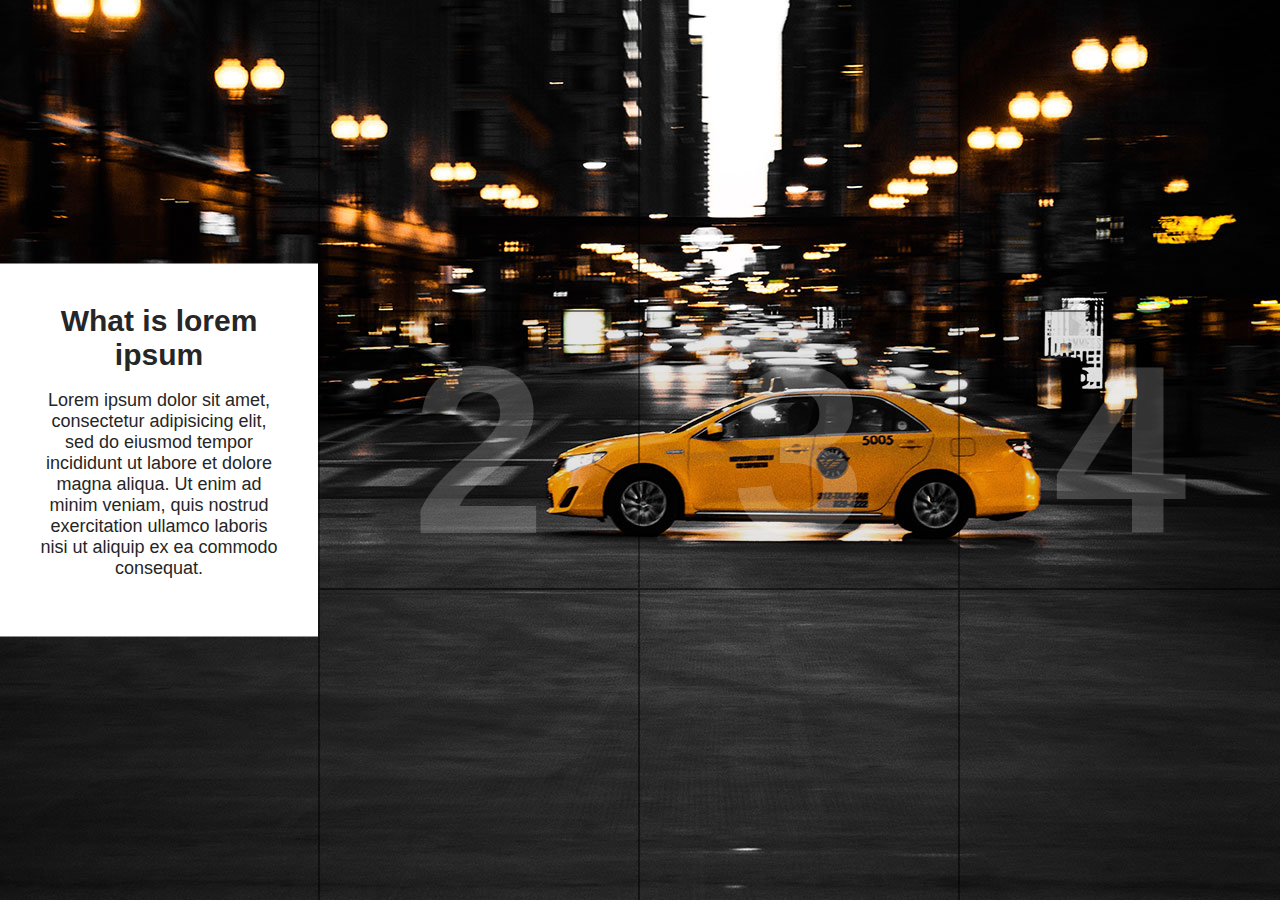
<file: hero/index.html>
<!DOCTYPE html>
<html>
<head>
<title>Hero Section Hover Effects</title>
<link rel="stylesheet" type="text/css" href="style.css">
</head>
<body>
	<div class="container">
		<div class="column active">
			<div class="content">
				<h1>1</h1>
				<div class="box">
					<h2>What is lorem ipsum</h2>
					<p>Lorem ipsum dolor sit amet, consectetur adipisicing elit, sed do eiusmod
					tempor incididunt ut labore et dolore magna aliqua. Ut enim ad minim veniam,
					quis nostrud exercitation ullamco laboris nisi ut aliquip ex ea commodo
					consequat.</p>
				</div>
			</div>
			<div class="bg bg1"></div>
		</div>
		<div class="column">
			<div class="content">
				<h1>2</h1>
				<div class="box">
					<h2>What is lorem ipsum</h2>
					<p>Lorem ipsum dolor sit amet, consectetur adipisicing elit, sed do eiusmod
					tempor incididunt ut labore et dolore magna aliqua. Ut enim ad minim veniam,
					quis nostrud exercitation ullamco laboris nisi ut aliquip ex ea commodo
					consequat.</p>
				</div>
			</div>
			<div class="bg bg2"></div>
		</div>
		<div class="column">
			<div class="content">
				<h1>3</h1>
				<div class="box">
					<h2>What is lorem ipsum</h2>
					<p>Lorem ipsum dolor sit amet, consectetur adipisicing elit, sed do eiusmod
					tempor incididunt ut labore et dolore magna aliqua. Ut enim ad minim veniam,
					quis nostrud exercitation ullamco laboris nisi ut aliquip ex ea commodo
					consequat.</p>
				</div>
			</div>
			<div class="bg bg3"></div>
		</div>
		<div class="column">
			<div class="content">
				<h1>4</h1>
				<div class="box">
					<h2>What is lorem ipsum</h2>
					<p>Lorem ipsum dolor sit amet, consectetur adipisicing elit, sed do eiusmod
					tempor incididunt ut labore et dolore magna aliqua. Ut enim ad minim veniam,
					quis nostrud exercitation ullamco laboris nisi ut aliquip ex ea commodo
					consequat.</p>
				</div>
			</div>
			<div class="bg bg4"></div>
		</div>
	</div>
	<script src="https://code.jquery.com/jquery-3.3.1.js"></script>
	<script type="text/javascript">
		$(document).on('mouseover', '.container .column', function(){
			$(this).addClass('active').siblings().removeClass('active')
		})
	</script>
</body>
</html>
</file>
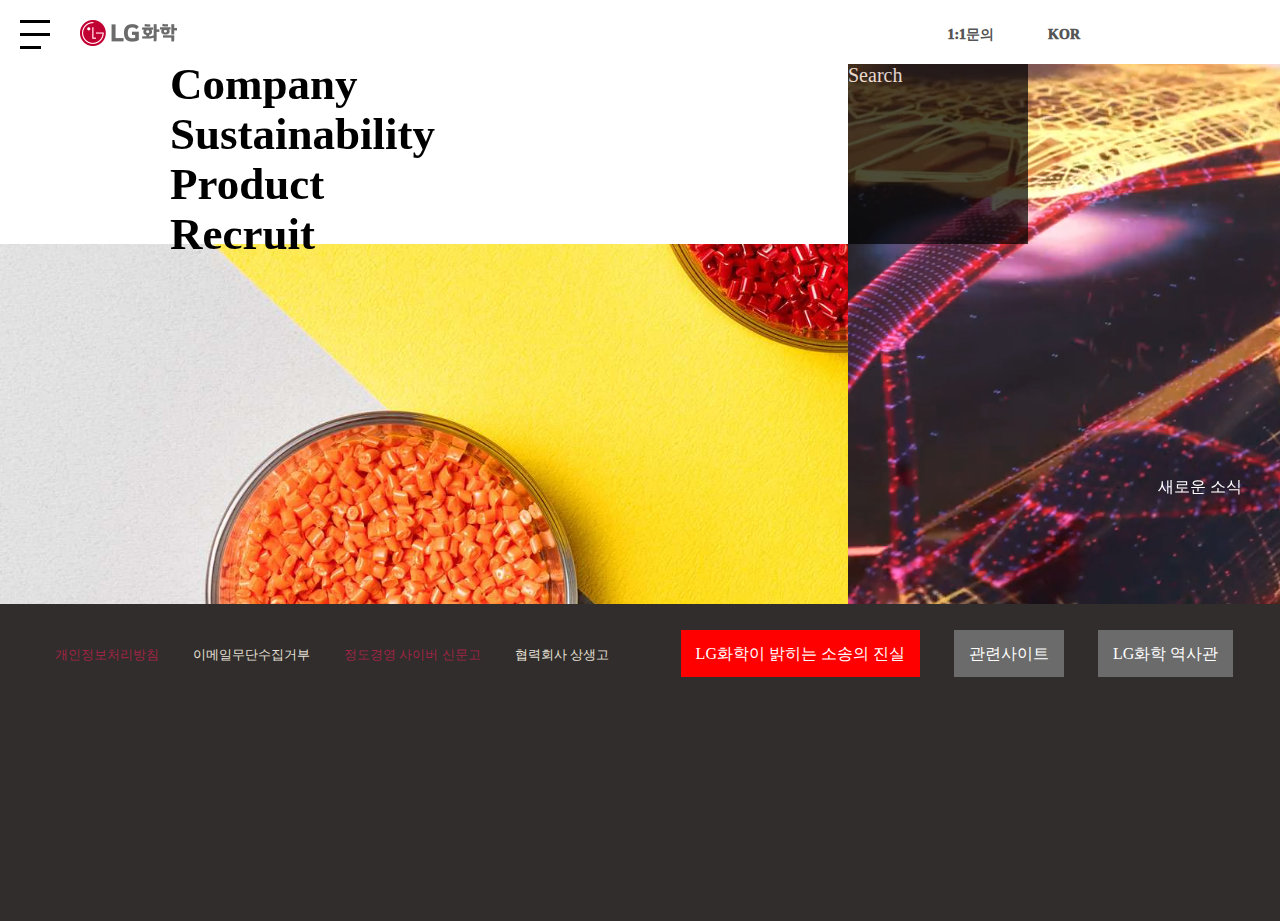
<file: lg/index.html>
<!DOCTYPE html>
<html lang="en">

<head>
    <meta charset="UTF-8">
    <meta name="viewport" content="width=device-width, initial-scale=1.0">
    <meta http-equiv="X-UA-Compatible" content="ie=edge">
    <title>LG화학</title>
    <link rel="stylesheet" href="css/style.css">
</head>

<body>
    <header>
        <div id="header_wrap">
            <div id="logo">
                <a href="#"><img src="images/logo_t.png" alt="logo"></a>
            </div>
            <div id="top_nav">
                <ul>
                    <li><a href="#">1:1문의</a></li>
                    <li><a href="#">KOR</a>
                        <ul class="lnb">
                            <li><a href="#">중국어</a></li>
                            <li><a href="#">일본어</a></li>
                            <li><a href="#">영어</a></li>
                            <li><a href="#">불어</a></li>
                        </ul>
                    </li>
                </ul>
                <button id="burger">
                    <div class="top_bar">
                        <div></div>
                    </div>
                    <div class="mid_bar">
                        <div></div>
                    </div>
                    <div class="bot_bar">
                        <div></div>
                    </div>
                </button>
            </div>
        </div>
    </header>
    <div id="section_wrap">
        <section id="main_nav">
            <ul id="gnb">
                <li><a href="#">company</a></li>
                <li><a href="#">sustainability</a></li>
                <li><a href="#">product</a></li>
                <li><a href="#">recruit</a></li>
            </ul>
        </section>
        <section id="main_slide">
            <div id="slideList">
                <img src="images/slide2.jpg" alt="">
                <img src="images/slide3.jpg" alt="">
                <img src="images/slide4.jpg" alt="">
                <img src="images/slide5.jpg" alt="">
            </div>
        </section>
        <div id="depth2_Wrap">
            <div id="depth2_1">
                <ul id="lnb">
                    <li><a href="#">기업정보</a></li>
                    <li><a href="#">투자정보</a></li>
                    <li><a href="#">R&B</a></li>
                    <li><a href="#">홍보센터</a></li>
                </ul>
            </div>
            <div id="depth2_2">
                <ul id="lnb2">
                    <li><a href="#">지속가능경영</a></li>
                    <li><a href="#">안전보건환경</a></li>
                    <li><a href="#">기후변화대응</a></li>
                    <li><a href="#">공급망</a></li>
                    <li><a href="#">인권경영</a></li>
                    <li><a href="#">사회공헌</a></li>
                    <li><a href="#">준법경영</a></li>
                </ul>
            </div>
            <div id="depth2_3">
                <ul id="lnb3">
                    <li><a href="#">석유화학</a></li>
                    <li><a href="#">전지</a></li>
                    <li><a href="#">첨단소재</a></li>
                    <li><a href="#">생명과학</a></li>
                </ul>
            </div>
            <div id="depth2_4">
                <ul id="lnb4">
                    <li><a href="#">인재상</a></li>
                    <li><a href="#">인사제도</a></li>
                    <li><a href="#">지원가이드</a></li>
                    <li><a href="#">채용공고</a></li>
                </ul>
            </div>
        </div>
        <div class="section_right">
            <div class="more">
                새로운 소식
                <span class="circle"></span>
            </div>
            <div class="video">
                <video autoplay loop muted>
                    <source src="video/move1.mp4" type="video/mp4">
                </video>
                <video autoplay loop muted>
                    <source src="video/move2.mp4" type="video/mp4">
                </video>
                <video autoplay loop muted>
                    <source src="video/move3.mp4" type="video/mp4">
                </video>
                <video autoplay loop muted>
                    <source src="video/move4.mp4" type="video/mp4">
                </video>
                <div id="search">
                    <a href="#">search</a>
                </div>
            </div>
        </div>
    </div>
    </div>
    <footer id="footer">
        <div id="ftnav">
            <ul>
                <li class="ftnavred"><a href="#">개인정보처리방침</a></li>
                <li class="ftnavwhi"><a href="#">이메일무단수집거부</a></li>
                <li class="ftnavred"><a href="#">정도경영 사이버 신문고</a></li>
                <li class="ftnavwhi"><a href="#">협력회사 상생고</a></li>
            </ul>
        </div>
        <div id="ftside">
            <ul>
                <li class="ftside_red"><a href="#">LG화학이 밝히는 소송의 진실</a></li>
                <li class="ftside_gray"><a href="#">관련사이트</a></li>
                <li class="ftside_gray"><a href="#">LG화학 역사관</a></li>
            </ul>
        </div>
    </footer>
    <script src="script/jquery-1.12.4.min.js"></script>
    <script src="script/main.js"></script>
    <script src="script/gsap.min.js"></script>
</body>

</html>
</file>
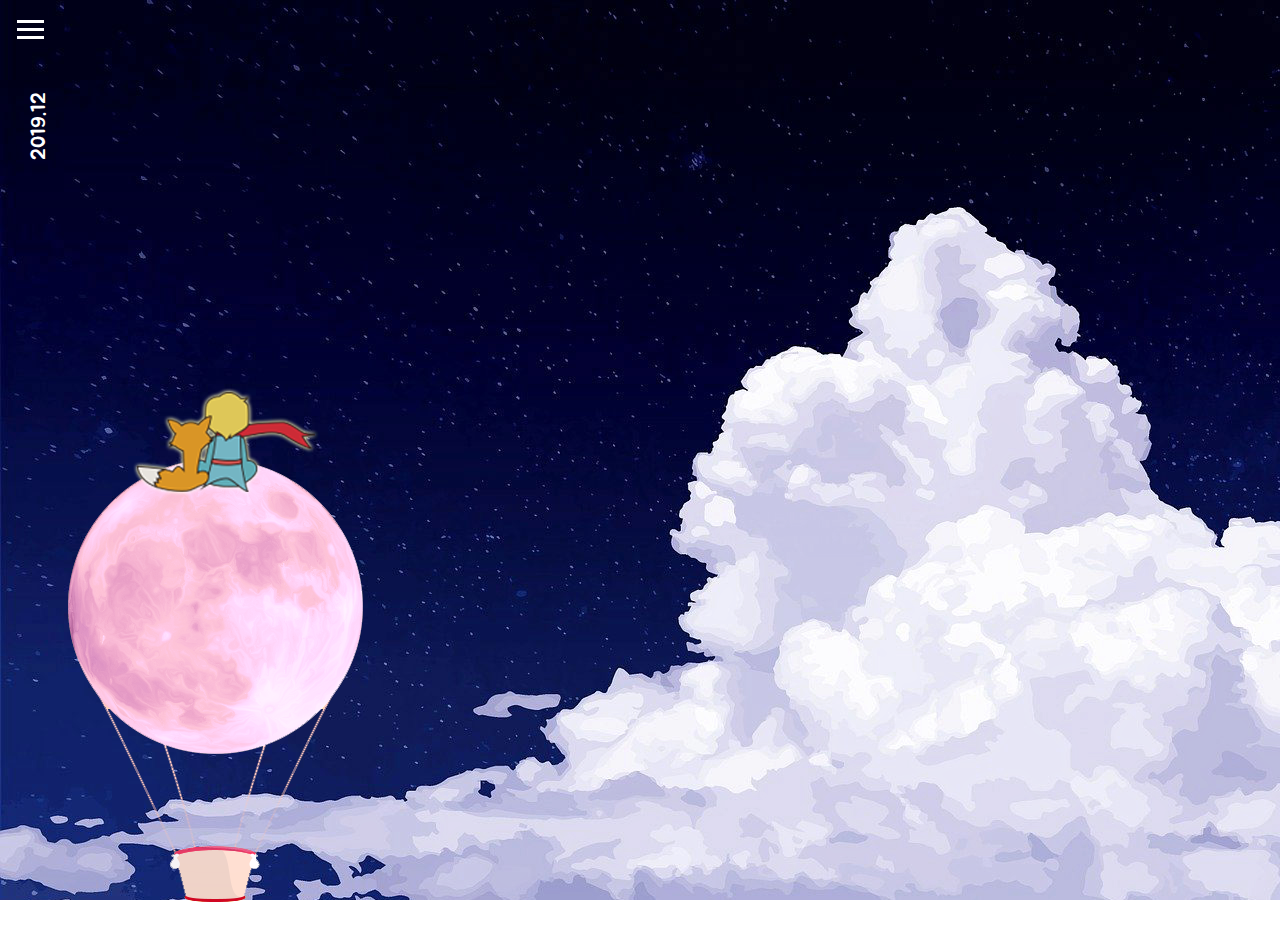
<file: pfmoon/index.html>
<!DOCTYPE html>
<html lang="en">

<head>
  <meta charset="UTF-8">
  <meta name="viewport" content="width=device-width, initial-scale=1.0">
  <meta http-equiv="X-UA-Compatible" content="ie=edge">
  <title>WebDesignerPDG</title>
  <link href="https://fonts.googleapis.com/css?family=Jua|Nanum+Gothic|Lobster&display=swap" rel="stylesheet">
  <link rel="stylesheet" href="css/bootstrap.css">
  <link rel="stylesheet" href="css/style.css">
  <link rel="stylesheet" href="slide/style.css">
  <link rel="shortcut icon" href="images/fvc.png">

</head>

<body>
  <div id="cloud">
    <img src="images/cloud3.png" alt="">
  </div>
  <div id="backbt">
    <img src="images/back-bt.png" alt="">
  </div>
  <div class="slider-container">
    <div class="slider-control left inactive"></div>
    <div class="slider-control right"></div>
    <ul class="slider-pagi"></ul>
    <div class="slider">
      <div class="slide slide-0 active">
        <div class="slide__bg"></div>
        <div class="slide__content">
          <svg class="slide__overlay" viewBox="0 0 720 405" preserveAspectRatio="xMaxYMax slice">
            <path class="slide__overlay-path" d="M0,0 150,0 500,405 0,405" />
          </svg>
          <div class="slide__text">
            <h2 class="slide__text-heading">LG화학</h2>
            <p class="slide__text-desc">Lorem ipsum dolor sit amet, consectetur adipisicing elit. Distinctio veniam
              minus illo debitis nihil animi facere, doloremque voluptate tempore quia. Lorem ipsum dolor sit amet,
              consectetur adipisicing elit. Distinctio veniam minus illo debitis nihil animi facere, doloremque
              voluptate tempore quia.</p>
            <a class="slide__text-link" href="http://parkdonggyu.pe.kr/clone_lg/">Project link</a>
          </div>
        </div>
      </div>
      <div class="slide slide-1 ">
        <div class="slide__bg"></div>
        <div class="slide__content">
          <svg class="slide__overlay" viewBox="0 0 720 405" preserveAspectRatio="xMaxYMax slice">
            <path class="slide__overlay-path" d="M0,0 150,0 500,405 0,405" />
          </svg>
          <div class="slide__text">
            <h2 class="slide__text-heading">Project name 2</h2>
            <p class="slide__text-desc">Lorem ipsum dolor sit amet, consectetur adipisicing elit. Distinctio veniam
              minus illo debitis nihil animi facere, doloremque voluptate tempore quia. Lorem ipsum dolor sit amet,
              consectetur adipisicing elit. Distinctio veniam minus illo debitis nihil animi facere, doloremque
              voluptate tempore quia.</p>
            <a class="slide__text-link">Project link</a>
          </div>
        </div>
      </div>
      <div class="slide slide-2">
        <div class="slide__bg"></div>
        <div class="slide__content">
          <svg class="slide__overlay" viewBox="0 0 720 405" preserveAspectRatio="xMaxYMax slice">
            <path class="slide__overlay-path" d="M0,0 150,0 500,405 0,405" />
          </svg>
          <div class="slide__text">
            <h2 class="slide__text-heading">Project name 3</h2>
            <p class="slide__text-desc">Lorem ipsum dolor sit amet, consectetur adipisicing elit. Distinctio veniam
              minus illo debitis nihil animi facere, doloremque voluptate tempore quia. Lorem ipsum dolor sit amet,
              consectetur adipisicing elit. Distinctio veniam minus illo debitis nihil animi facere, doloremque
              voluptate tempore quia.</p>
            <a class="slide__text-link">Project link</a>
          </div>
        </div>
      </div>
      <div class="slide slide-3">
        <div class="slide__bg"></div>
        <div class="slide__content">
          <svg class="slide__overlay" viewBox="0 0 720 405" preserveAspectRatio="xMaxYMax slice">
            <path class="slide__overlay-path" d="M0,0 150,0 500,405 0,405" />
          </svg>
          <div class="slide__text">
            <h2 class="slide__text-heading">Project name 4</h2>
            <p class="slide__text-desc">Lorem ipsum dolor sit amet, consectetur adipisicing elit. Distinctio veniam
              minus illo debitis nihil animi facere, doloremque voluptate tempore quia. Lorem ipsum dolor sit amet,
              consectetur adipisicing elit. Distinctio veniam minus illo debitis nihil animi facere, doloremque
              voluptate tempore quia.</p>
            <a class="slide__text-link">Project link</a>
          </div>
        </div>
      </div>
    </div>
  </div>
  <header>

    <!-- ----------------------------버거 누르면 나오는 메뉴 영역------------ -->
    <div id="allMenu">
      <ul>
        <li><a href="#">소개</a>
        <li><a href="#">웹포트폴리오</a>
        <li><a href="#">디자인포트폴리오</a>
      </ul>
      <div id="cont1_wrap">
        <div id="cont1">
          <img src="images/logo2.png" alt="">
          <img src="images/parkdonggyu.png" width="250" height="250" alt="">
          <p>이어서,</p>
          <a href="#"><img src="images/icon1.png" width="55" height="50" alt=""></a>
        </div>
        <div id="cont1_1">
          <p>박동규</p>
          <p>1994 . 06 . 25</p>
          <p>목포 덕인고등학교 졸업</p>
          <p>광주대학교 경영학과 전공</p>
          <p>광주대학교 심리학과 부전공</p>
          <p>웹디자인기능사 과정 진행중</p>
        </div>
        <div id="cont1_2">
          <h2>이런걸 좀 합니다</h2>
          <img src="images/photoshop.png" width="50" height="50" alt="">
          <img src="images/illustrator.png" width="50" height="50" alt="">
          <img src="images/html.png" width="50" height="50" alt="">
          <img src="images/css.png" width="50" height="50" alt="">
          <img src="images/jquery-01.png" width="50" height="55" alt="">
          <p>그리고,</p>
          <img src="images/powerpoint.png" width="50" height="50" alt="">
          <img src="images/excel.png" width="50" height="50" alt="">
          <img src="images/word.png" width="50" height="50" alt="">
          <p>이어서,</p>
          <a href="#"><img src="images/icon1.png" width="55" height="50" alt=""></a>
        </div>
        <div id="cont1_3">
          <p>연락처 : 010-9060-7789</p>
          <p>e-mail : djqjqjfu@Naver.com</p>
          <p>INSTAGRAM</p>
          <a href="https://www.instagram.com/wkftodrlsqkrehdrb"><img src="images/icon_instagram_mint.png" width="40" height="40" alt=""></a>
          <p>ID:WKFTODRLSQKREHDRB</p>
          <p>이어서,</p>
          <a href="#"><img src="images/icon1.png" width="55" height="50" alt=""></a>
        </div>
        <div id="cont1_4">
          <img src="images/logo4.png" alt="">
          <a href="#">마침.</a>
        </div>
      </div>
      <div id="cont3">
        <iframe src="http://parkdonggyu.pe.kr/Design" frameborder="0"></iframe>
      </div>
      <div id="moon">
        <img src="images/moon1.png" width="300" height="300" alt="">
      </div>
    </div>
    <div id="year">
      <h2>
        2019.12
      </h2>
    </div>
    <div id="moon2">
      <img src="images/moon_4.png" alt="">
    </div>
  </header>
  <div id="burger">
    <div class="top_bar"></div>
    <div class="mid_bar"></div>
    <div class="bot_bar"></div>
  </div>
  <script src="script/jquery-1.12.4.min.js"></script>
  <script src="https://code.jquery.com/jquery-3.4.1.min.js"></script>
  <script src="script/script.js"></script>
  <script src="script/slide.js"></script>
</body>

</html>
</file>
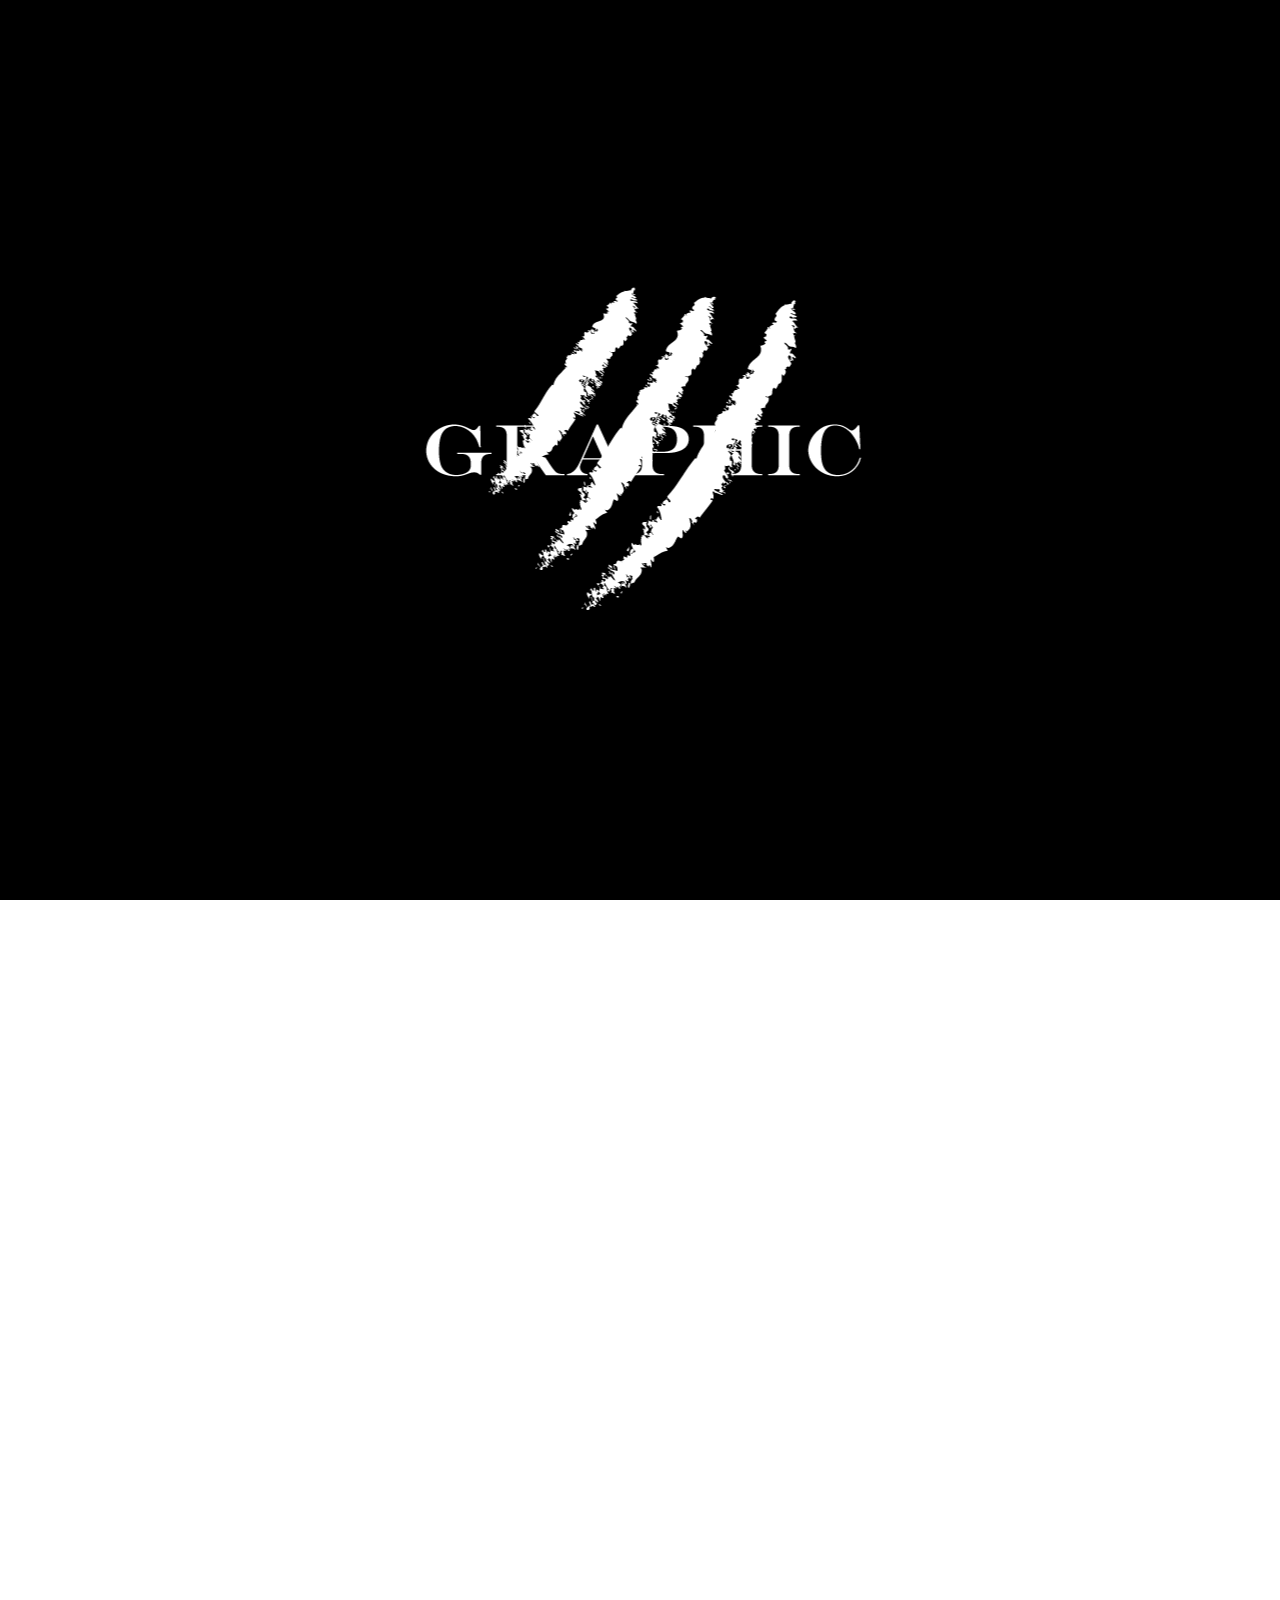
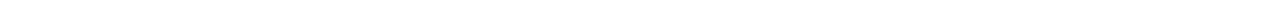
<file: graphic.html>
<!DOCTYPE html>
<html lang="en">
<head>
    <meta charset="UTF-8">
    <meta name="viewport" content="width=device-width, initial-scale=1.0">
    <meta http-equiv="X-UA-Compatible" content="ie=edge">
    <title>GRAPHIC</title>
    <link rel="shortcut icon" href="images/favi.png" type="image/x-icon">
    <link rel="stylesheet" href="css/graphic.css">
</head>
<body>
    <div id="wrapper">
        <div id="start">
            <img src="images/graphic.png" alt="">
            <img src="images/pen2.png" alt="">
        </div>
        <header id="header" class="clearfix">
            <div id="header_nav">
                <p>―</p>
                <p>GRAPHIC</p>
            </div>
            <div id="back">
                <a href="index.html"><img src="images/back.png" alt=""></a>
            </div>
        </header>
        <section id="section">
            <div id="intro">
                <h1>THIS IS PARKDONGGYU'S GRAPHIC PORTFOLIO.</h1>
                <h1>WE EXPRESSED VARIOUS DESIGNS</h1>
                <h1>IN VARIOUS WAYS.</h1>
            </div>
            <div id="pen">
                <img src="images/pen.png" alt="">
            </div>
            <div id="graphic_Img">
                <ul>
                    <li class="img1"><a href="#"><img src="images/domino.png" alt="dummy"></a>
                        <div id="img1_cont">
                            <p>도미노 로고 제작</p>
                        </div>
                    </li>
                    <li class="img2"><a href="#"><img src="images/dhc.png" alt="dummy"></a>
                        <div id="img2_cont">
                            <p>DHC 로고 제작</p>
                        </div>
                    </li>
                    <li class="img3"><a href="#"><img src="images/photo1.jpg" width="250" height="500" alt="dummy"></a>
                        <div id="img3_cont">
                            <p>수묵화</p>
                        </div>
                    </li>
                    <li class="img4"><a href="#"><img src="images/nike.png"  alt="dummy"></a>
                        <div id="img4_cont">
                            <p>NIKE 로고 제작</p>
                        </div>
                    </li>
                    <li class="img5"><a href="#"><img src="images/photo5.jpg" width="250" height="500" alt="dummy"></a>
                        <div id="img5_cont">
                            <p>사람</p>
                        </div>
                    </li>
                    <li class="img6"><a href="#"><img src="images/mcdonalds.png" alt="dummy"></a>
                        <div id="img6_cont">
                            <p>MCDONALDS 로고 제작</p>
                        </div>
                    </li>           
                </ul>
            </div>
        </section>
        <script src="js/jquery-1.12.4.min.js"></script>
        <script src="js/graphic.js"></script>
</body>
</html>
</file>
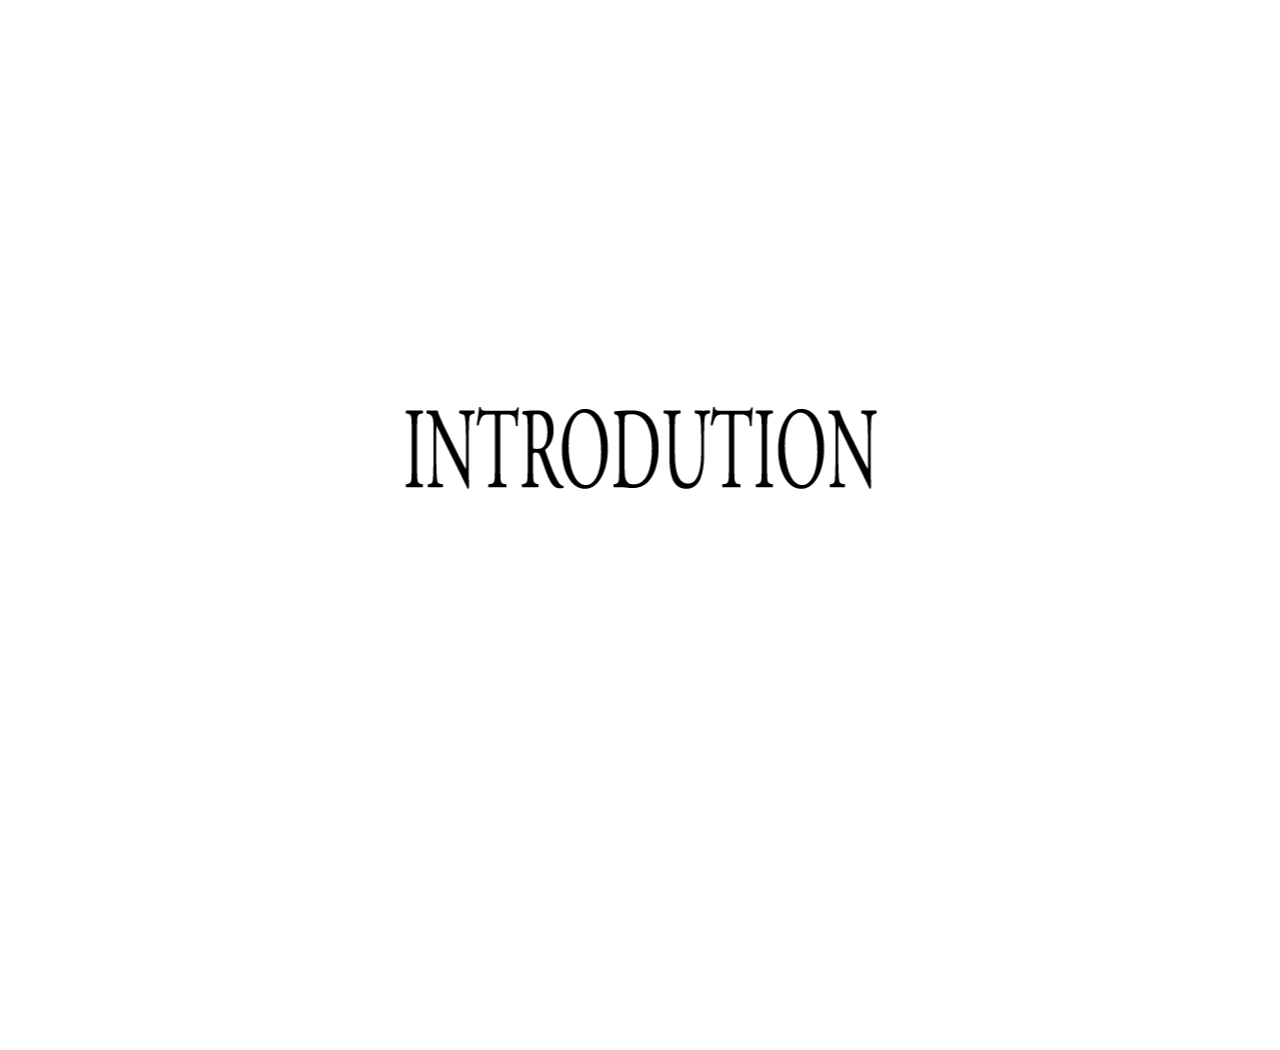
<file: introdution.html>
<!DOCTYPE html>
<html lang="en">

<head>
    <meta charset="UTF-8">
    <meta name="viewport" content="width=device-width, initial-scale=1.0">
    <meta http-equiv="X-UA-Compatible" content="ie=edge">
    <title>Introdution</title>
    <link rel="shortcut icon" href="images/favi.png" type="image/x-icon">
    <link href="https://fonts.googleapis.com/css?family=Rajdhani&display=swap" rel="stylesheet">
    <link rel="stylesheet" href="css/introdution.css">
</head>

<body>
    <div id="wrapper">
        <div id="start">
            <img src="images/intro.png" alt="">
        </div>
        <header id="header" class="clearfix">
            <div id="header_nav">
                <p>―</p>
                <p>Introdution</p>
            </div>
            <div id="back">
                <a href="index.html"><img src="images/back.png" alt=""></a>
            </div>
        </header>
        <section id="section">
            <div id="intro">
                <h1>THAT MAKES YOUR DREAMS COME TRUE</h1>
                <h1>MY NAME IS PARK DONG GYU,</h1>
                <h1>A WEB DESIGNER.</h1>
            </div>
            <div id="img">
                <img src="images/parkdonggyu.jpg" width="400" height="400" alt="">
            </div>
            <div id="section_cont">
                <p>안녕하세요</p>
                <p>웹디자이너 박동규 입니다.</p>
                <p>12 / 02 -</p>
                <p>목포덕인고등학교 졸업</p>
                <p>19 / 02 -</p>
                <p>광주대학교 경영학과 졸업</p>
                <p>19 / 02 -</p>
                <p>광주대학교 심리학과 부전공</p>
                <p>19 / 09 -</p>
                <p>한울직업전문학교</p>
                <p>과정평가형 웹디자인기능사 과정 진행중</p>
            </div>
        </section>
        <footer></footer>
    </div>
    <script src="js/jquery-1.12.4.min.js"></script>
    <script src="js/intro.js"></script>
</body>
</html>
</file>
<file: hero/style.css>
body
{
	margin: 0;
	padding: 0;
	font-family: sans-serif;
	/*background: #000;*/
}
.container
{
	width: 100%;
	height: 100vh;
	overflow: hidden;
}
.container .column
{
	width: 25%;
	height: 100%;
	float: left;
	border-right: 2px solid rgba(0,0,0,.5);
	box-sizing: border-box;
	z-index: 1;
}
.container .column:last-child
{
	border-right: none;
}
.container .column .content
{
	position: relative;
	height: 100%;
}
.container .column .content h1
{
	position: absolute;
	top: 50%;
	transform: translateY(-50%);
	width: 100%;
	background: rgba(0,0,0,.1);
	text-align: center;
	margin: 0;
	padding: 0;
	color: rgba(255,255,255,.2);
	font-size: 15em;
	border-top: 2px solid rgba(0,0,0,.5);
	border-bottom: 2px solid rgba(0,0,0,.5);
}
.container .column .content .box
{
	position: absolute;
	top: 50%;
	transform: translateY(100%);
	box-sizing: border-box;
	padding: 40px;
	background: rgba(255,255,255,1);
	text-align: center;
	transition: 0.5s;
	opacity: 0;
}
.container .column.active .content .box
{
	opacity: 1;
	transform: translateY(-50%);
}
.container .column .content .box h2
{
	margin: 0;
	padding: 0;
	font-size: 30px;
	color: #262626;
}
.container .column .content .box p
{
	color: #262626;
	font-size: 18px;
}
.container .column .bg
{
	position: absolute;
	top: 0;
	left: 0;
	width: 100%;
	height: 100%;
	pointer-events: none;
	z-index: -1;
}
.container .column.active .bg.bg1
{
	background: url(bg1.jpg);
	background-size: cover;
	background-attachment: fixed;
	background-position: center;
	transition: 0.5s
}
.container .column.active .bg.bg2
{
	background: url(bg2.jpg);
	background-size: cover;
	background-attachment: fixed;
	background-position: center;
	transition: 0.5s
}
.container .column.active .bg.bg3
{
	background: url(bg3.jpg);
	background-size: cover;
	background-attachment: fixed;
	background-position: center;
	transition: 0.5s
}
.container .column.active .bg.bg4
{
	background: url(bg4.jpg);
	background-size: cover;
	background-attachment: fixed;
	background-position: center;
	transition: 0.5s
}
</file>
<file: lg/css/style.css>
*{
    margin: 0;padding: 0;
}
li{
    list-style:none;
}

a{
    text-decoration: none;
    color: #555;
}
html{
    width: 100%;
}
body{
    width:100%;
}

#burger {
    width:30px;
    height:20px;
    position:fixed;
    top:20px;
    left:20px;
    background: none;
    border:0;
    float: right;
}
.top_bar {background:#000; width:100%; height:3px;}
.mid_bar {background:#000; width:100%; height:3px; margin:10px 0;}
.bot_bar {background:#000; width:70%; height:3px;}


#header_wrap{
    width: 100%;
    height: 64px;
}
#logo{
    width: 92px;
    float:left;
    margin:20px 0 0 80px;
}
#top_nav{
    float:right;
    margin: 25px 150px 0 0;
}
#top_nav li{
    display: inline-block;
    padding: 0 50px 0 0;
    font-size: 14px;
    font-weight: 1000;
    position: relative;
}
#top_nav li a:hover{
    border-bottom:3px solid red;
}
#top_nav ul.lnb li{
    width: 100%;
    text-align: center;
    /* padding: 10px 0 0 0; */
}
.lnb{
    position: absolute;
    z-index: 300;
    left: -50px;
    background: #fff;
    display: none;
}
.lnb li{
    margin: 20px 0 10px 0;
}
.gnb li{
    overflow: hidden;
}
/*============================= 메인영역========================= */

#section_wrap{
    width: 100%;
    height: 540px;
    position: relative;
    /* float: left; */
}

#main_nav{
    width: 500px;
    height: 200px;
    position: absolute;
    top: 0px;
    left: 170px;
    z-index: 555;
}
#main_nav li{
    text-transform:capitalize;
    line-height: 40px;
    overflow:hidden;
}
#main_nav li a{
    font-size: 45px;
    font-weight: 700;
    color: black;
    position: relative;
}
#main_nav li a:hover{
    color:#a50034;
}
#depth2_Wrap{
}
#depth2_1{
    width: 55%;
    height: 200px;
    position: absolute;
    top: 180px;
    left: 250px;
    background: #fff;
    display: none;
}
#depth2_1 li{
    padding:0 0 0 30px;
    margin-top:18px;
    font-weight: bolder;
}
#depth2_1 li a{
    display: block;
}
#depth2_1 li a:hover{
    color:#a50034;
}
#depth2_2{
    width: 55%;
    height: 200px;
    position: absolute;
    top: 180px;
    left: 250px;
    background: #fff;
    display: none;
}
#depth2_2 li{
    margin-top:18px;
    font-weight: bolder;
    float: left;
    padding: 10px 35px 35px 35px;
}
#depth2_2 li a:hover{
    color:#a50034;
}
#depth2_3{
    width: 55%;
    height: 200px;
    position: absolute;
    top: 180px;
    left: 250px;
    background: #fff;
    display: none;
}
#depth2_3 li{
    padding:0 0 0 30px;
    margin-top:18px;
    font-weight: bolder;
}
#depth2_3 li a{
    display: block;
}
#depth2_3 li a:hover{
    color:#a50034;
}
#depth2_4{
    width: 55%;
    height: 200px;
    position: absolute;
    top: 180px;
    left: 250px;
    background: #fff;
    display: none;
}
#depth2_4 li{
    padding:0 0 0 30px;
    margin-top:18px;
    font-weight: bolder;
}
#depth2_4 li a{
    display: block;
}
#depth2_4 li a:hover{
    color:#a50034;
}


#main_slide{
    width: 70%;
    height: 360px;
    overflow: hidden;
    position: absolute;
    top: 180px;
    left: 0;
    float:left;
}
#slideList{
    width: 100%;
    height: 360px;
    position: relative;
    background:url("../images/slide1.jpg") no-repeat;
    background-size: cover;
}

#slideList img{
    width: 100%;
    height: 360px;
    display: block;
    position: absolute;
    left: -100%;
    transition:transform;
}
/* #slideList img:nth-child(1){
    left: 0;
} */
.top{
    z-index:10 !important;
    left:0;
}
.section_right {
    width:33.75%;
    position: absolute;
    top: 0;
    right: 0;
    /* position:relative;       */
}
.video {
    position:relative;
    width:100%;
    height:540px;
    overflow:hidden;
}
.video video{
    position:absolute;
    width:100%;
    height:100%;
    /* padding-bottom:56.25%;         */
    transform:scale(1.4,1.4);
}
#search{
    width: 180px;
    height: 180px;
    background: #000000;
    z-index: 250;
    position: absolute;
    top: 0;
    opacity: 0.7;
}
#search:hover{
    background:#1e0000;
    opacity: 1;
}
#search a{
    text-transform: capitalize;
    font-size: 20px;
    color: white;
}
/* video {
    width:33.75%;
    max-width:432px;
    height:540px;
} */
.more {
    z-index:100;
    
    color:#fff;
    width:100px;
    height:100px;
    overflow:hidden;
    position:absolute;
    right:5%;
    bottom: 5%;
    cursor:pointer;
}




/* ================================푸터영역============================= */
#footer{
    width: 100%;
    height: 317px;
    background:#302d2c;
}


#ftnav{
    width: 48%;
    height: 100px;
    margin: 0 0 0 40px;
    float: left;
}

#ftnav li{
    padding: 0 15px 0 15px;
    display: inline-block;
    line-height: 100px;
}
.ftnavred a{
    color: #a22445;
    font-size: 13px;
}
.ftnavwhi a{
    color:#e8e1d7;
    font-size: 13px;
}

#ftside{
    width: 48%;
    float: right;
}
#ftside li{
    display: inline-block;
    padding: 0 15px 0 15px;
    line-height: 100px;
}
.ftside_red a{
    box-sizing:border-box;
    background: red;
    padding: 15px;
    color:#fff;
}
.ftside_gray a{
    box-sizing:border-box;
    background: #6b6b6b;
    padding: 15px;
    color:#fff;
}
</file>
<file: pfmoon/css/style.css>
*{
    margin: 0;
    padding: 0;
}
html, body{
    height: 100%;
}
body{
    background:url(../images/cloud1.jpg) no-repeat;
    position: relative;
    overflow:hidden;
}
a{
    text-decoration: none;
    color: #000;
}
li{
    list-style: none;
}
header{
    width: 100%;
    height: 100%;
}


#burger {
    width:30px;
    height:30px;
    left:15px;
    top:15px;
    position:absolute;
    z-index: 9800;
}
#burger div {
    position:absolute;
    height:3px;
    background:#fff;
    width:100%;
    transition:all 0.5s ease-in-out;
    -webkit-transition:all 0.5s ease-in-out;
    -moz-transition:all 0.5s ease-in-out;
    -ms-transition:all 0.5s ease-in-out;
    -o-transition:all 0.5s ease-in-out;
}
#burger .top_bar {
    top:5px;
    width:90%;
    left:5%;
}
#burger .mid_bar {
    top:13px;
    width:90%;
    left:5%;
}
#burger .bot_bar {
    top:21px;
    width:90%;
    left:5%;
}
#burger.on .top_bar {
    top:11px;    
    transform:rotate(45deg);
    -webkit-transform:rotate(45deg);
    -moz-transform:rotate(45deg);
    -ms-transform:rotate(45deg);
    -o-transform:rotate(45deg);    
}
#burger.on .mid_bar {
    width:0;
    left:50%;
}
#burger.on .bot_bar {
    top:11px;
    transform:rotate(-45deg);
    -webkit-transform:rotate(-45deg);
    -moz-transform:rotate(-45deg);
    -ms-transform:rotate(-45deg);
    -o-transform:rotate(-45deg);    
}
#backbt{
    position: absolute;
    top: 10px;
    right: 10px;
    z-index: 10000;
    display: none;
    animation: moverf 5s infinite;
}
#backbt img:hover{
    background:#000;
    border-radius: 50%;
}
#allMenu {
    position:absolute;
    position: relative;
    width:100%;
    height:0;
    top:0;
    left:0;
    z-index:9779;
    background: rgba(0, 0, 0, 0.568);
    overflow:hidden;
    transition:all 0.9s ease-in-out;
    -webkit-transition:all 0.9s ease-in-out;
    -moz-transition:all 0.9s ease-in-out;
    -ms-transition:all 0.9s ease-in-out;
    -o-transition:all 0.9s ease-in-out;
}
#allMenu > ul{
    width: 230px;
    z-index: 7777;
}
#allMenu > ul > li{
    margin: 140px 0 0 50px;
}
#allMenu > ul > li > a{
    color: #fff;
    display: block;
    font-size: 25px;
    font-family: 'Jua', sans-serif;
}
#allMenu > ul > li a:hover{
    opacity: 0.8;
    color: #999;
}
#boy{
    position: absolute;
    bottom: -30px;
    left: 0;
}
/* #forest{
    position: absolute;
    top: 500px;
} */

#cont1{
    width: 500px;
    height: 700px;
    /* background:url(../images/page.png) no-repeat; */
    position: absolute;
    top: 45%;
    left: 50%;
    transform: translate(-50%,-50%);
    display: none;
    text-align: center;
    /* position: relative; */
    /* border-radius: 5% 5% 40% 5%; */
}

#cont1 > h2 > a{
    color: #fff;
    text-transform: uppercase;
    font-family: 'Nanum Gothic', sans-serif;
    margin-top: 30px;
    font-size: 25px;
}

#cont1 p{
    color: #fff;
    text-transform: uppercase;
    font-family: 'Nanum Gothic', sans-serif;
    font-size: 20px;
    padding: 10px;
    font-weight: 400;
    margin-top: 20px;
}

#cont1_1{
    position: fixed;
    top: 400px;
    right: 310px;
    display: none;
}
#cont1_1 > h2{
    color: #fff;
    text-transform: uppercase;
    font-family: 'Nanum Gothic', sans-serif;
    margin-top: 30px;
    font-size: 25px;
}

#cont1_1 p{
    color: #fff;
    text-transform: uppercase;
    font-family: 'Nanum Gothic', sans-serif;
    font-size: 15px;
    margin: 10px 0 0 0;
    font-weight: 400;
}
#cont1_2{
    width: 500px;
    height: 700px;
    /* background:url(../images/page.png) no-repeat; */
    position: absolute;
    top: 50%;
    left: 50%;
    transform: translate(-50%,-50%);
    display: none;
    text-align: center;
    /* border-radius: 5% 5% 40% 5%; */
}
#cont1_2 > h2:nth-child(1){
    color: #fff;
    text-transform: uppercase;
    font-family: 'Nanum Gothic', sans-serif;
    margin-bottom: 50px;
    font-size: 25px;
}

#cont1_2 > a > img{
    margin: 23px 0 0 5px;
}


#cont1_2 p{
    color: #fff;
    text-transform: uppercase;
    font-family: 'Nanum Gothic', sans-serif;
    font-size: 20px;
    font-weight: 400;
}
#cont1_2 p{
    margin-top: 70px;
    margin-bottom: 30px;
}
#cont1_2 img{
    margin:0 15px 0 0;
}
#cont1_3{
    width: 500px;
    height: 700px;
    /* background:url(../images/page.png) no-repeat; */
    position: absolute;
    top: 60%;
    left: 50%;
    transform: translate(-50%,-50%);
    display: none;
    text-align: center;
    /* border-radius: 5% 5% 40% 5%; */
}

#cont1_3 > a > img:nth-child(1){
    margin: 25px 0 30px 5px;
}


#cont1_3 p{
    color: #fff;
    text-transform: uppercase;
    font-family: 'Nanum Gothic', sans-serif;
    font-size: 15px;
    font-weight: 400;
}
#cont1_3 p{
    margin:10px 0 0 0;
}
#cont1_3 p:nth-child(6){
    margin: 60px 0 0 0;
}
#cont1_3 img{
    margin:0 15px 0 0;
}

#cont1_4{
    width: 500px;
    height: 700px;
    /* background:url(../images/page.png) no-repeat; */
    position: absolute;
    top: 45%;
    left: 50%;
    transform: translate(-50%,-50%);
    display: none;
    text-align: center;
    /* border-radius: 5% 5% 40% 5%; */
}
#cont1_4 img{
    margin: 0 30px 0 0;
}
#cont1_4 a{
    color: #fff;
    text-transform: uppercase;
    font-family: 'Nanum Gothic', sans-serif;
    font-size: 18px;
    font-weight: 400;
    margin: 50px 0 0 60px;
    text-decoration: none;
}

#cont3{
    width:100%;
    height:100%;
    background: #fff;
    position: absolute;
    top: 50%;
    left: 50%;
    transform: translate(-50%,-50%);
    display: none;
    z-index: 9999;
}
#cont3 iframe{
    width: 100%;
    height: 100%;
}
/* 달 움직임 */
@keyframes moveUpDown{
    0%{
        top: -5%;
    }
    50%{
        top: 3%;
    }
    100%{
        top: -5%;
    }
}
@keyframes moveUpDown2{
    0%{
        top: 0%;
    }
    50%{
        top: 3%;
    }
    100%{
        top: 0%;
    }
}
@keyframes moverf{
    0%{
        right: 0%;
    }
    2%{
        right: 2%;
    }
    0%{
        right: 0%;
    }
}

#moon2.Down{
    animation: none;
}
/* 달 움직임 끝 */
@media (min-width: 1200px) {
#moon{
    position: absolute;
    top: 80px;
    right:150px;
    z-index: 555;
    animation: moveUpDown2 5s infinite;
}
#moon2{
    position: fixed;
    right: 1320px;
    z-index: 666;
    margin: 380px 0 0 0;
    animation: moveUpDown 5s infinite;
}
}
@media (min-width: 1500px) {
    #moon{
        position: absolute;
        top: 0px;
        right:0px;
        z-index: 555;
        animation: moveUpDown2 5s infinite;
    }
    #moon2{
        position: fixed;
        right: 1000px;
        z-index: 666;
        margin: 380px 0 0 0;
        animation: moveUpDown 5s infinite;
    }
    }
@media (min-width: 1900px) {
    #moon{
        position: absolute;
        top: 70px;
        right:150px;
        z-index: 555;
        animation: moveUpDown2 5s infinite;
    }
    #moon2{
        position: fixed;
        right: 1320px;
        z-index: 666;
        margin: 380px 0 0 0;
        animation: moveUpDown 5s infinite;
    }
    }
    @media (max-width: 1450px) {
        #moon{
            position: absolute;
            top: 0px;
            right:0px;
            z-index: 555;
            animation: moveUpDown2 5s infinite;
        }
        #moon2{
            position: fixed;
            right: 900px;
            z-index: 666;
            margin: 380px 0 0 0;
            animation: moveUpDown 5s infinite;
        }
    }
@media (min-width: 992px) and (max-width: 1199px) {
    #moon{
        position: absolute;
        top: 0px;
        right:0px;
        z-index: 555;
        animation: moveUpDown2 5s infinite;
    }
    #moon2{
        position: fixed;
        right: 720px;
        z-index: 666;
        margin: 380px 0 0 0;
        animation: moveUpDown 5s infinite;
    }
 }
 @media (max-width: 780px) {
    #moon{
        position: absolute;
        top: 0px;
        right:0px;
        z-index: 555;
        animation: moveUpDown2 5s infinite;
    }
    #moon2{
        position: fixed;
        right: 200px;
        z-index: 666;
        margin: 380px 0 0 0;
        animation: moveUpDown 5s infinite;
    }
    #slideWrap{
        width: 700px;
        height: 430px;
        overflow: hidden;
        position: absolute;
        position: relative;
        top: 220px;
        left: 50%;
        transform: translate(-50%,-50%);
        display: none;
        border-radius: 13%;
    }
 }
 @media (max-width: 380px) {
    #moon{
        position: absolute;
        top: -160px;
        right:-130px;
        z-index: 555;
        animation: moveUpDown2 5s infinite;
    }
    #moon2{
        position: fixed;
        right: 30px;
        z-index: 666;
        margin: 380px 0 0 0;
        animation: moveUpDown 5s infinite;
    }
    #slideWrap{
        width: 700px;
        height: 430px;
        overflow: hidden;
        position: absolute;
        position: relative;
        top: 220px;
        left: 50%;
        transform: translate(-50%,-50%);
        display: none;
        border-radius: 13%;
    }
 }
#cloud{
    position: absolute;
    top:207px;
    left: 0;
    z-index: 777;
}
#forest{
    position: absolute;
    top:530px;
}
#year{
    position: absolute;
    left: 0px;
    top: 100px;
    transform:rotate(-90deg);
}
#year h2{
    color: #fff;
    font-size: 20px;
    font-family: 'Jua', sans-serif;
}

#name{
    width: 140px;
    height: 700px;
    margin: 0 auto;
    position: absolute;
    left: 500px;
    top: 240px;
}
.name1{
    float: left;
    color: #fff;
    font-size: 25px;
    margin: 20px 10px 40px 0;
    font-family: 'Jua', sans-serif;
}

.name2{
    float: right;
    color: #fff;
    font-size: 50px;
    margin: 20px 30px 40px 0;
    font-family: 'Jua', sans-serif;
}



/* @media screen and (max-width: 1200px) { 
    
    body {
    width: 100%;
    height: 100%;
}

    #moon2{
        top:0;
        left: 1000px;
    }
 } */
</file>
<file: pfmoon/slide/style.css>
@font-face {
  src: url("https://s3-us-west-2.amazonaws.com/s.cdpn.io/142996/polar.otf");
  font-family: 'Polar';
}

*, *:before, *:after {
  -webkit-box-sizing: border-box;
          box-sizing: border-box;
  margin: 0;
  padding: 0;
}

html, body {
  font-size: 62.5%;
  height: 100%;
  overflow: hidden;
}

body {
}

svg {
  display: block;
  overflow: visible;
}

.slider-container {
  position: relative;
  height: 100%;
  -webkit-user-select: none;
     -moz-user-select: none;
      -ms-user-select: none;
          user-select: none;
  cursor: all-scroll;
  z-index: 9997;
  display: none;
}

.slider-control {
  z-index: 2;
  position: absolute;
  top: 0;
  width: 12%;
  height: 100%;
  -webkit-transition: opacity 0.3s;
  transition: opacity 0.3s;
  will-change: opacity;
  opacity: 0;
}

.slider-control.inactive:hover {
  cursor: auto;
}

.slider-control:not(.inactive):hover {
  opacity: 1;
  cursor: pointer;
}

.slider-control.left {
  left: 0;
  background: -webkit-gradient(linear, left top, right top, from(rgba(0, 0, 0, 0.18)), to(rgba(0, 0, 0, 0)));
  background: linear-gradient(to right, rgba(0, 0, 0, 0.18) 0%, rgba(0, 0, 0, 0) 100%);
}

.slider-control.right {
  right: 0;
  background: -webkit-gradient(linear, left top, right top, from(rgba(0, 0, 0, 0)), to(rgba(0, 0, 0, 0.18)));
  background: linear-gradient(to right, rgba(0, 0, 0, 0) 0%, rgba(0, 0, 0, 0.18) 100%);
}

.slider-pagi {
  position: absolute;
  z-index: 3;
  left: 50%;
  bottom: 2rem;
  -webkit-transform: translateX(-50%);
          transform: translateX(-50%);
  font-size: 0;
  list-style-type: none;
}

.slider-pagi__elem {
  position: relative;
  display: inline-block;
  vertical-align: top;
  width: 2rem;
  height: 2rem;
  margin: 0 0.5rem;
  border-radius: 50%;
  border: 2px solid #fff;
  cursor: pointer;
}

.slider-pagi__elem:before {
  content: "";
  position: absolute;
  left: 50%;
  top: 50%;
  width: 1.2rem;
  height: 1.2rem;
  background: #fff;
  border-radius: 50%;
  -webkit-transition: -webkit-transform 0.3s;
  transition: -webkit-transform 0.3s;
  transition: transform 0.3s;
  transition: transform 0.3s, -webkit-transform 0.3s;
  -webkit-transform: translate(-50%, -50%) scale(0);
          transform: translate(-50%, -50%) scale(0);
}

.slider-pagi__elem.active:before, .slider-pagi__elem:hover:before {
  -webkit-transform: translate(-50%, -50%) scale(1);
          transform: translate(-50%, -50%) scale(1);
}

.slider {
  z-index: 1;
  position: relative;
  height: 100%;
}

.slider.animating {
  -webkit-transition: -webkit-transform 0.5s;
  transition: -webkit-transform 0.5s;
  transition: transform 0.5s;
  transition: transform 0.5s, -webkit-transform 0.5s;
  will-change: transform;
}

.slider.animating .slide__bg {
  -webkit-transition: -webkit-transform 0.5s;
  transition: -webkit-transform 0.5s;
  transition: transform 0.5s;
  transition: transform 0.5s, -webkit-transform 0.5s;
  will-change: transform;
}

.slide {
  position: absolute;
  top: 0;
  width: 100%;
  height: 100%;
  overflow: hidden;
}

.slide.active .slide__overlay,
.slide.active .slide__text {
  opacity: 1;
  -webkit-transform: translateX(0);
          transform: translateX(0);
}

.slide__bg {
  position: absolute;
  top: 0;
  left: -50%;
  width: 100%;
  height: 100%;
  background-size: cover;
  will-change: transform;
}

.slide:nth-child(1) {
  left: 0;
}

.slide:nth-child(1) .slide__bg {
  left: 0;
  background-image: url("../images/lg.PNG");
}

.slide:nth-child(1) .slide__overlay-path {
  fill: #ffffff;
}
.slide:nth-child(1) p{
  color: #000;
}
.slide:nth-child(1) h2{
  color: #000;
}

@media (max-width: 991px) {
  .slide:nth-child(1) .slide__text {
    background-color: rgba(255, 255, 255, 0.849);
  }
}

.slide:nth-child(2) {
  left: 100%;
}

.slide:nth-child(2) .slide__bg {
  left: -50%;
  background-image: url("https://s3-us-west-2.amazonaws.com/s.cdpn.io/142996/3d-slider-2.jpg");
}

.slide:nth-child(2) .slide__overlay-path {
  fill: #e1ccae;
}

@media (max-width: 991px) {
  .slide:nth-child(2) .slide__text {
    background-color: rgba(225, 204, 174, 0.8);
  }
}

.slide:nth-child(3) {
  left: 200%;
}

.slide:nth-child(3) .slide__bg {
  left: -100%;
  background-image: url("https://s3-us-west-2.amazonaws.com/s.cdpn.io/142996/3d-slider-1.jpg");
}

.slide:nth-child(3) .slide__overlay-path {
  fill: #adc5cd;
}

@media (max-width: 991px) {
  .slide:nth-child(3) .slide__text {
    background-color: rgba(173, 197, 205, 0.8);
  }
}

.slide:nth-child(4) {
  left: 300%;
}

.slide:nth-child(4) .slide__bg {
  left: -150%;
  background-image: url("https://s3-us-west-2.amazonaws.com/s.cdpn.io/142996/3d-slider-4.jpg");
}

.slide:nth-child(4) .slide__overlay-path {
  fill: #cbc6c3;
}

@media (max-width: 991px) {
  .slide:nth-child(4) .slide__text {
    background-color: rgba(203, 198, 195, 0.8);
  }
}

.slide__content {
  position: absolute;
  top: 0;
  left: 0;
  width: 100%;
  height: 100%;
}

.slide__overlay {
  position: absolute;
  bottom: 0;
  left: 0;
  height: 100%;
  min-height: 810px;
  -webkit-transition: opacity 0.2s 0.5s, -webkit-transform 0.5s 0.5s;
  transition: opacity 0.2s 0.5s, -webkit-transform 0.5s 0.5s;
  transition: transform 0.5s 0.5s, opacity 0.2s 0.5s;
  transition: transform 0.5s 0.5s, opacity 0.2s 0.5s, -webkit-transform 0.5s 0.5s;
  will-change: transform, opacity;
  -webkit-transform: translate3d(-20%, 0, 0);
          transform: translate3d(-20%, 0, 0);
  opacity: 0;
}

@media (max-width: 991px) {
  .slide__overlay {
    display: none;
  }
}

.slide__overlay path {
  opacity: 0.8;
}

.slide__text {
  position: absolute;
  width: 25%;
  bottom: 15%;
  left: 12%;
  color: #fff;
  -webkit-transition: opacity 0.5s 0.8s, -webkit-transform 0.5s 0.8s;
  transition: opacity 0.5s 0.8s, -webkit-transform 0.5s 0.8s;
  transition: transform 0.5s 0.8s, opacity 0.5s 0.8s;
  transition: transform 0.5s 0.8s, opacity 0.5s 0.8s, -webkit-transform 0.5s 0.8s;
  will-change: transform, opacity;
  -webkit-transform: translateY(-50%);
          transform: translateY(-50%);
  opacity: 0;
}

@media (max-width: 991px) {
  .slide__text {
    left: 0;
    bottom: 0;
    width: 100%;
    height: 20rem;
    text-align: center;
    -webkit-transform: translateY(50%);
            transform: translateY(50%);
    -webkit-transition: opacity 0.5s 0.5s, -webkit-transform 0.5s 0.5s;
    transition: opacity 0.5s 0.5s, -webkit-transform 0.5s 0.5s;
    transition: transform 0.5s 0.5s, opacity 0.5s 0.5s;
    transition: transform 0.5s 0.5s, opacity 0.5s 0.5s, -webkit-transform 0.5s 0.5s;
    padding: 0 1rem;
  }
}

.slide__text-heading {
  font-family: "Polar", Helvetica, Arial, sans-serif;
  font-size: 5rem;
  margin-bottom: 2rem;
}

@media (max-width: 991px) {
  .slide__text-heading {
    line-height: 20rem;
    font-size: 3.5rem;
  }
}

.slide__text-desc {
  font-family: "Open Sans", Helvetica, Arial, sans-serif;
  font-size: 1.8rem;
  margin-bottom: 1.5rem;
}

@media (max-width: 991px) {
  .slide__text-desc {
    display: none;
  }
}

.slide__text-link {
  z-index: 5;
  display: inline-block;
  position: relative;
  padding: 0.5rem;
  cursor: pointer;
  font-family: "Open Sans", Helvetica, Arial, sans-serif;
  font-size: 2.3rem;
  -webkit-perspective: 1000px;
          perspective: 1000px;
}

@media (max-width: 991px) {
  .slide__text-link {
    display: none;
  }
}

.slide__text-link:before {
  z-index: -1;
  content: "";
  position: absolute;
  top: 0;
  left: 0;
  width: 100%;
  height: 100%;
  background: #000;
  -webkit-transform-origin: 50% 100%;
          transform-origin: 50% 100%;
  -webkit-transform: rotateX(-85deg);
          transform: rotateX(-85deg);
  -webkit-transition: -webkit-transform 0.3s;
  transition: -webkit-transform 0.3s;
  transition: transform 0.3s;
  transition: transform 0.3s, -webkit-transform 0.3s;
  will-change: transform;
}

.slide__text-link:hover:before {
  -webkit-transform: rotateX(0);
          transform: rotateX(0);
}
/*# sourceMappingURL=style.css.map */
</file>
<file: css/graphic.css>
@charset "utf-8";

* {
    margin: 0;
    padding: 0;
}
html{
    height: 100%;
}

body {
    height: 100%;
    font-size: 16px;
    font-family: 'Rajdhani', sans-serif;
    color: #464646;
}

li {
    list-style: none;
}

a {
    text-decoration: none;
    color: #000;
}

.clearfix::before,
.clearfix::after {
    content: "";
    display: block;
    clear: both;
}

#wrapper{
    width: 100%;
    height: 100%;
    position: relative;
    
}
#start{
    width: 100%;
    height: 100%;
    position: absolute;
    background: #000;
    z-index: 9999;
    overflow: hidden;
}
#start img{
    position: absolute;
    top: 50%;
    left: 50%;
    transform:translate(-50%,-50%); 
}
#header{
    width: 100%;
    height: 150px;
}
#header_nav{
    width: 30%;
    float: left;
    margin: 15px 0 0 90px;
    display: none;
}

#header_nav p{
    display: inline-block;
    font-size: 40px;
    padding: 0 15px 0 15px;
    color: #464646;
    font-family: 'Rajdhani', sans-serif;
}
#back{
    width: 30%;
    float: right;
    margin:30px 0 0 0
}
#back img{
    float: right;
    margin: 0 40px 0 0;
    opacity: 0.7;
}

#section{
    width: 100%;
    height: 100%;
    position: relative;
}

#intro{
    width: 100%;
    position: absolute;
    top: 130px;
    left: 500px;
    transform:translate(-50%,-50%);
    display: none;
}
#intro h1{
    font-size: 60px;
    text-align: right;
    color: #e7e7e7;
    margin: 0 0 0 160px;
    line-height: 1.4;
    font-family: 'Rajdhani', sans-serif;
}
#intro h1:nth-child(1):hover{
    color: #464646;
}
#intro h1:nth-child(2):hover{
    color: #464646;
}
#intro h1:nth-child(3):hover{
    color: #464646;
}

#pen{
    float: right;
    margin-top: 100px;
    display: none;
}

#graphic_Img{
    width: 50%;
    height: 1200px;
    float: right;
    position: relative;
    right:0;
    margin-top: 270px;
    opacity: 0;
    
}

.img1{
    position: absolute;
    top: 0;
    right: 330px;
    transition: 0.3s;
}
.img1:hover{
    transform: scale(1.1,1.1);
}
#img1_cont{
    position: relative;
    text-align: center;
    display: none;
    color: #fff;
    font-weight: bold;
    background: #000;
}

.img2{
    position: absolute;
    top: 50px;
    right: 30px;
    transition: 0.3s;
}
.img2:hover{
    transform: scale(1.1,1.1);
}
#img2_cont{
    position: relative;
    text-align: center;
    display: none;
    color: #fff;
    font-weight: bold;
    background: #000;
}
.img3{
    position: absolute;
    top: 650px;
    right: 330px;
    transition: 0.3s;
}
.img3:hover{
    transform: scale(1.1,1.1);
}
#img3_cont{
    position: relative;
    text-align: center;
    display: none;
    color: #fff;
    font-weight: bold;
    background: #000;
}
.img4{
    position: absolute;
    top: 350px;
    right: 30px;
    transition: 0.3s;
}
#img4_cont{
    position: relative;
    text-align: center;
    display: none;
    color: #fff;
    font-weight: bold;
    background: #000;
}
.img4:hover{
    transform: scale(1.1,1.1);
}

.img5{
    position: absolute;
    top: 650px;
    right: 30px;
    transition: 0.3s;
}
.img5:hover{
    transform: scale(1.1,1.1);
}
#img5_cont{
    position: relative;
    text-align: center;
    display: none;
    color: #fff;
    font-weight: bold;
    background: #000;
}

.img6{
    position: absolute;
    top: 300px;
    right: 330px;
    transition: 0.3s;
}
.img6:hover{
    transform: scale(1.1,1.1);
}
#img6_cont{
    position: relative;
    text-align: center;
    display: none;
    color: #fff;
    font-weight: bold;
    background: #000;
}


@media screen and (min-width:1900px) {
    #pen{
        margin-right: 18%;
    }
}



@media screen and (max-width:1899px) and (min-width:1281px){
    #pen{
        margin-right: 9%;
    }
}
</file>
<file: css/introdution.css>
@charset "utf-8";

* {
    margin: 0;
    padding: 0;
}

html{
    height: 100%;
}

body {
    height: 100%;
    font-size: 16px;
    font-family: 'Rajdhani', sans-serif;
    color: #464646;
}

li {
    list-style: none;
}

a {
    text-decoration: none;
    color: #000;
}

.clearfix::before,
.clearfix::after {
    content: "";
    display: block;
    clear: both;
}

#wrapper{
    width: 100%;
    height: 100%;
    position: relative;
    
}
#start{
    width: 100%;
    height: 100%;
    position: absolute;
    background: #fff;
    z-index: 9999;
    overflow: hidden;
}
#start img{
    position: absolute;
    top: 50%;
    left: 50%;
    transform:translate(-50%,-50%)
}
#header{
    width: 100%;
    height: 150px;
}
#header_nav{
    width: 30%;
    float: left;
    margin: 15px 0 0 90px;
    display: none;
}

#header_nav p{
    display: inline-block;
    font-size: 40px;
    padding: 0 15px 0 15px;
    color: #464646;
    font-family: 'Rajdhani', sans-serif;
}
#back{
    width: 30%;
    float: right;
    margin:30px 0 0 0
}
#back img{
    float: right;
    margin: 0 40px 0 0;
    opacity: 0.7;
}

#section{
    width: 100%;
    height: 100%;
    position: relative;
}

#intro{
    width: 100%;
    position: absolute;
    top: 130px;
    left: 500px;
    transform:translate(-50%,-50%);
    display: none;
}
#intro h1{
    font-size: 60px;
    text-align: right;
    color: #e7e7e7;
    margin: 0 0 0 160px;
    line-height: 1.4;
    font-family: 'Rajdhani', sans-serif;
}
#intro h1:nth-child(1):hover{
    color: #464646;
}
#intro h1:nth-child(2):hover{
    color: #464646;
}
#intro h1:nth-child(3):hover{
    color: #464646;
}

#img{
    width: 400px;
    height: 400px;
    position: absolute;
    top: 450px;
    left: 50%;
    transform:translate(-50%,-50%);
    display: none;
    opacity: 0.7;
}

#section_cont{
    width: 400px;
    position: absolute;
    right:20px;
    top: 300px;
    display: none;
}
#section_cont p{
    font-weight: bold;
    font-size: 15px;
}
#section_cont p:nth-child(1){
    margin: 0 0 10px 0;
    font-size: 18px;
}
#section_cont p:nth-child(2){
    margin: 0 0 10px 0;
    font-size: 18px;
}
#section_cont p:nth-child(3){
    margin: 25px 0 0 0;
}
#section_cont p:nth-child(5){
    margin: 25px 0 0 0;
}
#section_cont p:nth-child(7){
    margin: 25px 0 0 0;
}
#section_cont p:nth-child(9){
    margin: 25px 0 0 0;
}



@media screen and (min-width:1900px) {
    #section_cont{
        right: 18%;
    }
}

@media screen and (max-width:1899px) and (min-width:1602px){
    #section_cont{
        right: 12%;
    }
}


@media screen and (max-width:1601px) and (min-width:1281px){
    #section_cont{
        right: 5%;
    }
}
</file>
